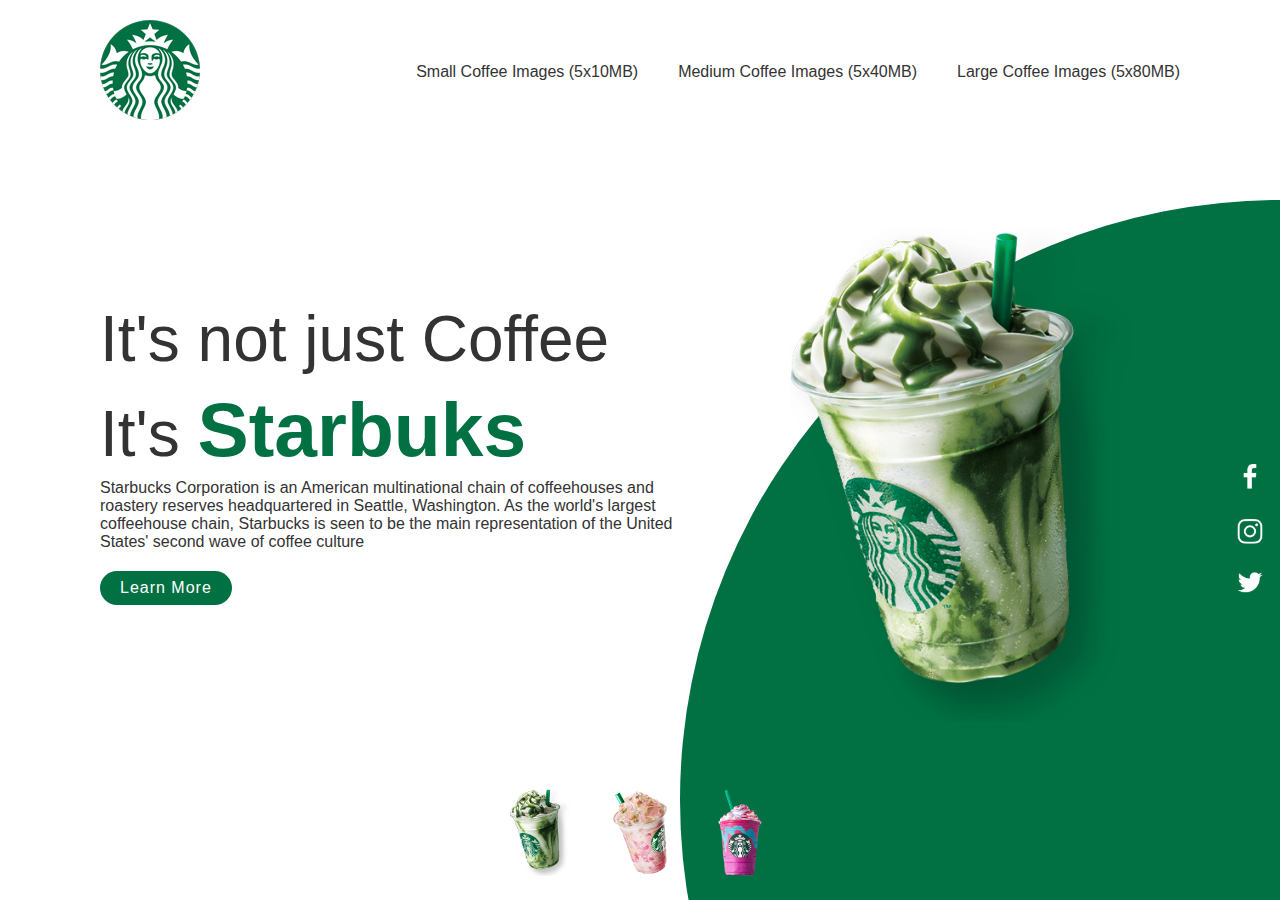
<file: index.html>
<!DOCTYPE html>
<html lang="en">
<head>
    <meta charset="UTF-8">
    <meta name="viewport" content="width=device-width, initial-scale=1.0">
    <title>Coffee Images</title>
    <link rel="stylesheet" href="style.css">
</head>
<body>
    <section>
        <div class="circle"></div>
        <header>
            <a href="#" class="logo"><img src="logo.png"></a>
            <div class="toggle" onclick="toggleMenu();"></div>
            <ul class="navigation">
                <li><a href="small.html">Small Coffee Images (5x10MB)</a></li>
                <li><a href="medium.html">Medium Coffee Images (5x40MB)</a></li>
                <li><a href="medium.html">Large Coffee Images (5x80MB)</a></li>
   
            </ul>
        </header>
        <div class="content">
            <div class="textbox">
                <h2>It's not just Coffee<br>It's <span>Starbuks</span> </h2>
                <p>Starbucks Corporation is an American multinational chain of coffeehouses and roastery reserves headquartered in Seattle, Washington. As the world's largest coffeehouse chain, Starbucks is seen to be the main representation of the United States' second wave of coffee culture</p>
                <a href="#">Learn More</a>
            </div>
            <div class="imgbox">
                <img src="img1.png" class="starbucks">
            </div>
        </div>
        <ul class="thumb">
            <li><img src="thumb1.png" onclick="imgSlider('img1.png');changeCircleColor('#017143')"></li>
            <li><img src="thumb2.png" onclick="imgSlider('img2.png');changeCircleColor('#eb7495')"></li>
            <li><img src="thumb3.png" onclick="imgSlider('img3.png');changeCircleColor('#d752b1')"></li>
        </ul>
        <ul class="sci">
            <li><a href="#"><img src="facebook.png"></a></li>
            <li><a href="#"><img src="instagram.png"></a></li>
            <li><a href="#"><img src="twitter.png"></a></li>
        </ul>
    </section>
    <script type="text/javascript">
        function imgSlider(anything){
            document.querySelector('.starbucks').src = anything;
        }

        function changeCircleColor(color)
        {
            const circle = document.querySelector('.circle');
            circle.style.background = color;
        }

        function toggleMenu()
        {
            var menuToggle = document.querySelector('.toggle');
            var navigation = document.querySelector('.navigation');
            menuToggle.classList.toggle('active');
            navigation.classList.toggle('active');
        }
    </script>
</body>
</html>
</file>
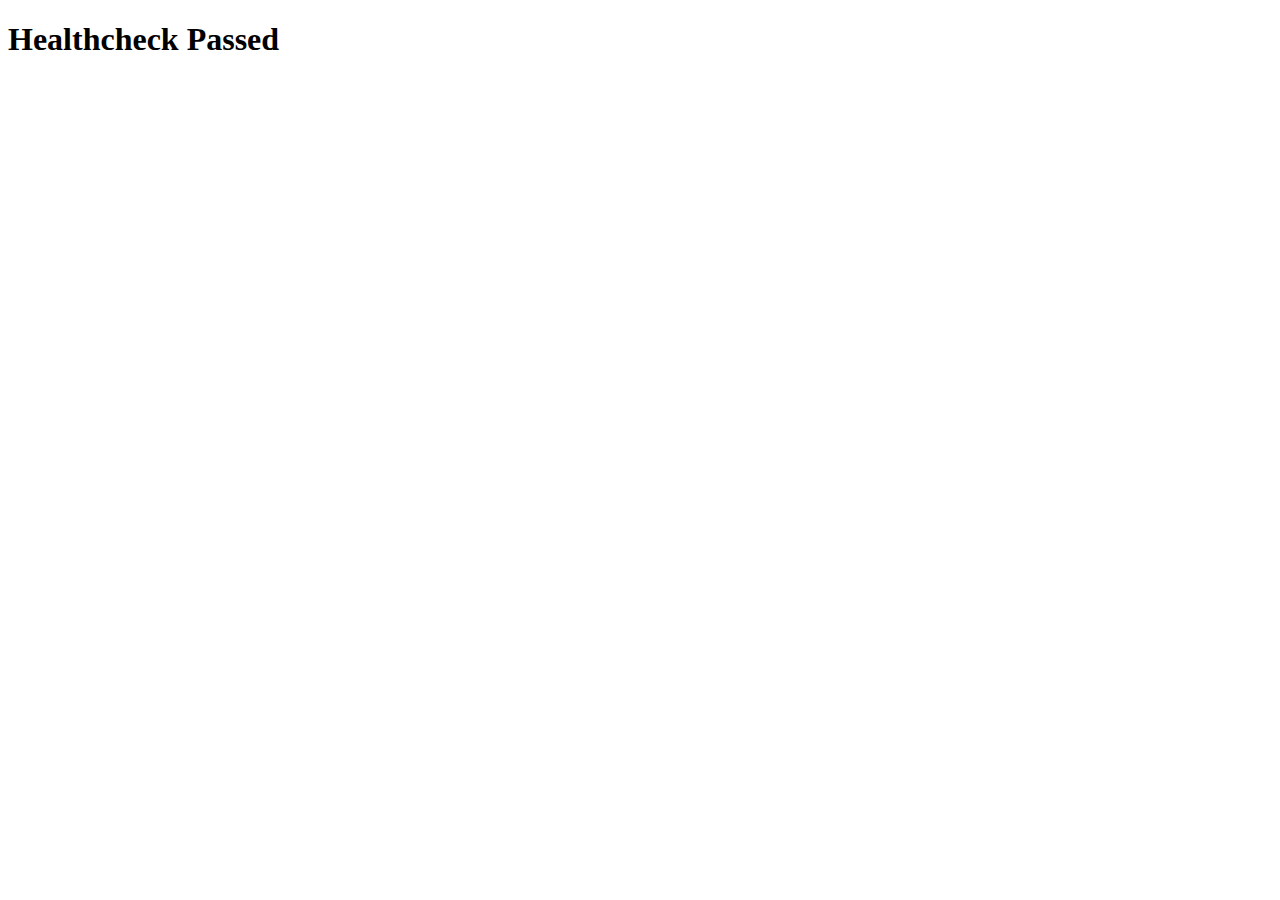
<file: healthcheck/index.html>
<!DOCTYPE html>
<html lang="en">
<head>
    <meta charset="UTF-8">
    <meta name="viewport" content="width=device-width, initial-scale=1.0">
    <title>TxTiers HealthCheck Page</title>
</head>
<body>
    <h1>Healthcheck Passed</h1>
</body>
</html>
</file>
<file: style.css>
@import url('https://fonts.googlepis.com/css?family=Poppins:200,300,400,500,600,700,800,900&display=swap');
*
{
    margin: 0;
    padding: 0;
    box-sizing: border-box;
    font-family: 'Poppins', sans-serif;
}
section
{
    position: relative;
    width: 100%;
    min-height: 100vh;
    padding: 100px;
    display: flex;
    justify-content: space-between;
    align-items: center;
    background: #fff;
}
header
{
    position: absolute;
    top: 0;
    left: 0;
    width: 100%;
    padding: 20px 100px;
    display: flex;
    justify-content: space-between;
    align-items: center;
}
header .logo
{
    position: relative;
    max-width: 80px;
}
header ul
{
    position: relative;
    display: flex;
}
header ul li
{
    list-style: none;
}
header ul li a
{
    display: inline-block;
    color: #333;
    font-weight: 400;
    margin-left: 40px;
    text-decoration: none;
}
.content
{
    position: relative;
    width: 100%;
    display: flex;
    justify-content: space-between;
    align-items: center;
}
.content .textbox
{
    position: relative;
    max-width: 600px;
}
.content .textbox h2
{
    color: #333;
    font-size: 4em;
    line-height: 1.4em;
    font-weight: 500;
}
.content .textbox h2 span
{
    color: #017143;
    font-size: 1.2em;
    font-weight: 900;
}
.content .textbox p
{
    color: #333;
}
.content .textbox a
{
    display: inline-block;
    margin-top: 20px;
    padding:  8px 20px;
    background: #017143;
    color: #fff;
    border-radius: 40px;
    font-weight: 500;
    letter-spacing: 1px;
    text-decoration: none;
}
.content .imgbox
{
    width: 600px;
    display: flex;
    justify-content: flex-end;
    padding-right: 50px;
    margin-top: 50px;
}
.content .imgbox img
{
    max-width: 340px;
}
.thumb
{
    position: absolute;
    left: 50%;
    bottom: 20px;
    transform: translateX(-50%);
    display: flex;
}
.thumb li 
{
    list-style: none;
    display: inline-block;
    margin: 0 20px;
    cursor: pointer;
    transition: 0.5s;
}
.thumb li:hover
{
    transform: translateY(-20px);
}
.thumb li img
{
    max-width: 60px;
}
.sci
{
    position: absolute;
    top: 50%;
    right: 30px;
    transform: translateX(50%);
    display: flex;
    justify-content: center;
    align-items: center;
    flex-direction: column;
}
.sci li
{
    list-style: none;
}
.sci li a
{
    display: inline-block;
    margin: 5px 0;
    transform: scale(0.6);
    filter: invert(1);
}
.circle
{
    position: absolute;
    top: 0;
    left: 0;
    width: 100%;
    height: 100%;
    background: #017143;
    clip-path: circle(600px at right 800px);
}
@media (max-width: 991px)
{
    header
    {
        padding: 20px;
    }
    header .logo
    {
        max-width: 60px;
    }
    header ul
    {
        display: none;
    }
    .toggle 
    {
        position: relative;
        width: 30px;
        height: 30px;
        cursor: pointer;
        background: url(menu.png);
        background-size: 30px;
        background-position: center;
        background-repeat: no-repeat;
        filter: invert(1);
        z-index: 11;
    }
    .toggle.active
    {
        position: fixed;
        right: 20px;
        background: url(close.png);
        background-size: 25px;
        background-position: center;
        background-repeat: no-repeat;
    }
    header ul.navigation.active 
    {
        position: fixed;
        top: 0;
        left: 0;
        width: 100%;
        height: 100%;
        display: flex;
        justify-content: center;
        align-items: center;
        flex-direction: column;
        background: #fff;
        z-index: 10;
    }
    header ul li a 
    {
        font-size: 1.5em;
        margin: 5px 0;
    }
    section
    {
        padding: 20px 20px 120px;
    }
    .content
    {
        flex-direction: column;
        margin-top: 100px;
    }
    .content .textbox h2
    {
        font-size: 2.5em;
        margin-bottom: 15px;
    }
    .content .textbox
    {
        max-width: 100%;
    }
    .content .imgbox
    {
        max-width: 100%;
        justify-content: center;
    }
    .content .imgbox img
    {
        max-width: 300px;
    }
    .thumb li img
    {
        max-width: 40px;
    }
    .small li img
    {
        max-width: 80px;
    }
    .circle
    {
        clip-path: circle(400px at center bottom);
    }
    .sci
    {
        background: #017143;
        right: 0;
        width: 50px;
        border-top-left-radius: 5px;
        border-bottom-left-radius: 5px;
    }
    
}
</file>
